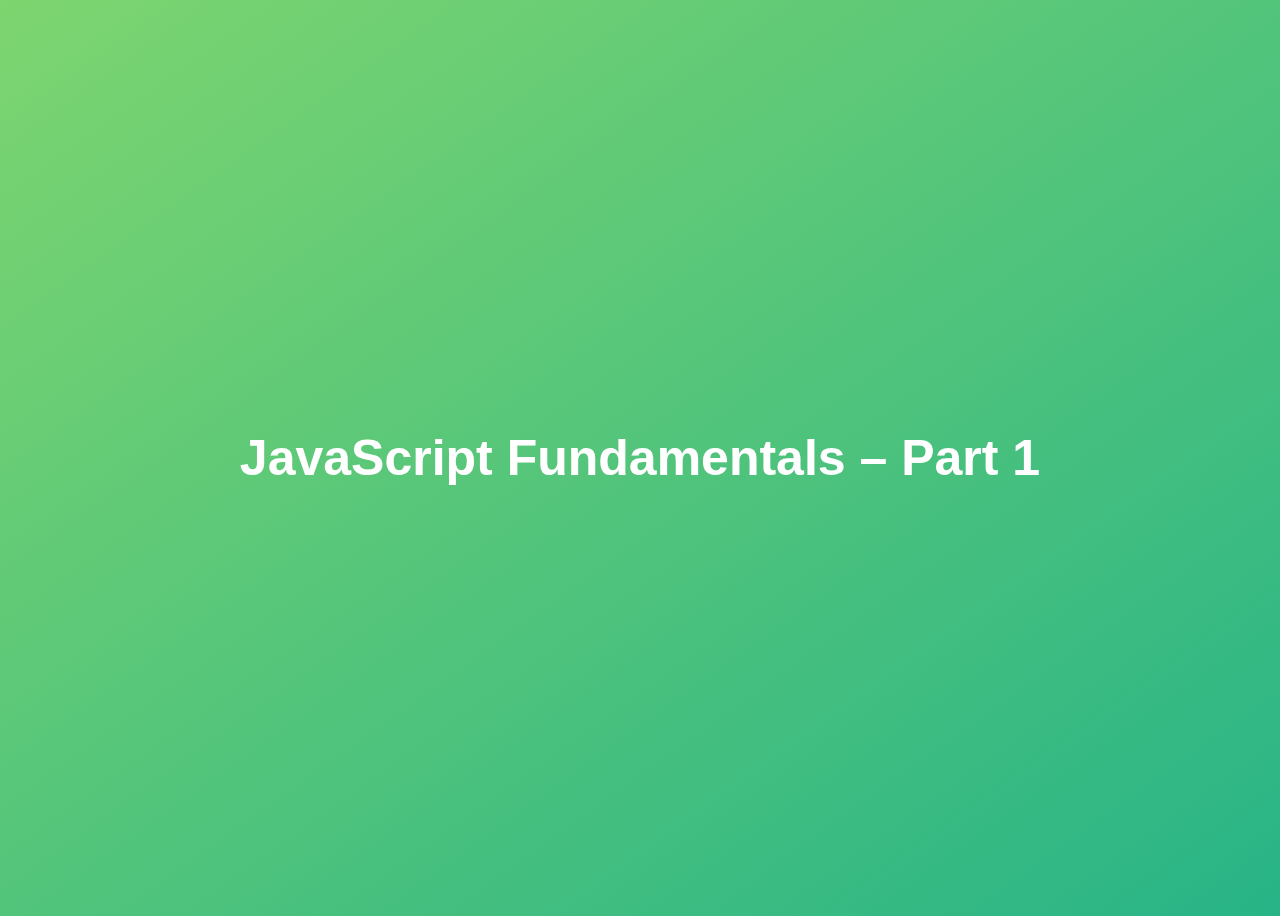
<file: 02-Javascript-Fundamental02/index.html>
<!DOCTYPE html>
<html lang="en">
  <head>
    <meta charset="UTF-8" />
    <meta name="viewport" content="width=device-width, initial-scale=1.0" />
    <meta http-equiv="X-UA-Compatible" content="ie=edge" />
    <title>JavaScript Fundamentals 2 </title>
    <style>
      body {
        height: 100vh;
        display: flex;
        align-items: center;
        background: linear-gradient(to top left, #28b487, #7dd56f);
      }
      h1 {
        font-family: sans-serif;
        font-size: 50px;
        line-height: 1.3;
        width: 100%;
        padding: 30px;
        text-align: center;
        color: white;
      }
    </style>
  </head>
  <body>
    <h1>JavaScript Fundamentals – Part 1</h1>
    <script src="script.js"></script>
  </body>
</html>
</file>
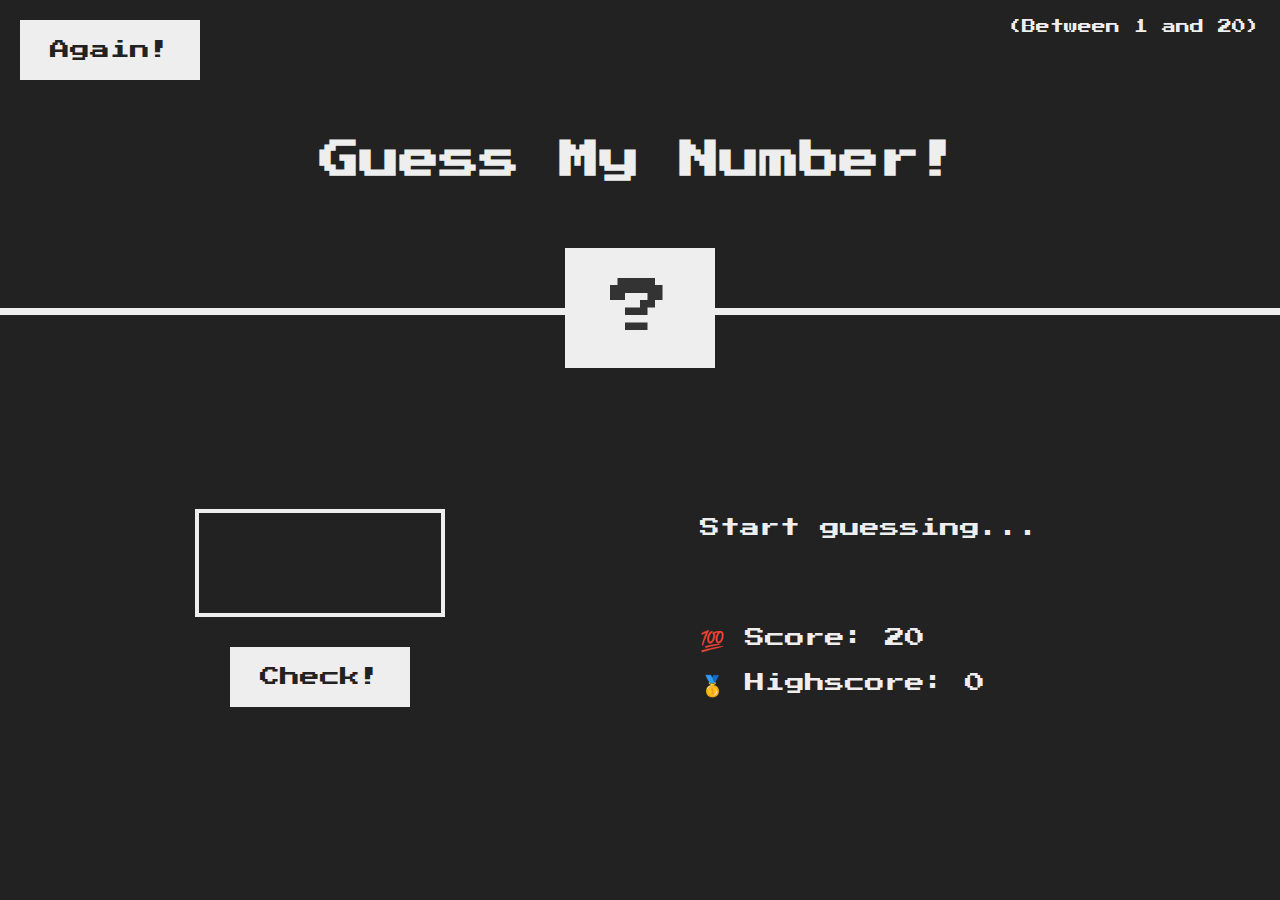
<file: 05-Guess-My-Number/index.html>
<!DOCTYPE html>
<html lang="en">
  <head>
    <meta charset="UTF-8" />
    <meta name="viewport" content="width=device-width, initial-scale=1.0" />
    <meta http-equiv="X-UA-Compatible" content="ie=edge" />
    <link rel="stylesheet" href="style.css" />
    <title>Guess My Number!</title>
  </head>
  <body>
    <header>
      <h1>Guess My Number!</h1>
      <p class="between">(Between 1 and 20)</p>
      <button class="btn again">Again!</button>
      <div class="number">?</div>
    </header>
    <main>
      <section class="left">
        <input type="number" class="guess" />
        <button class="btn check">Check!</button>
      </section>
      <section class="right">
        <p class="message">Start guessing...</p>
        <p class="label-score">💯 Score: <span class="score">20</span></p>
        <p class="label-highscore">
          🥇 Highscore: <span class="highscore">0</span>
        </p>
      </section>
    </main>
    <script src="script.js"></script>
  </body>
</html>
</file>
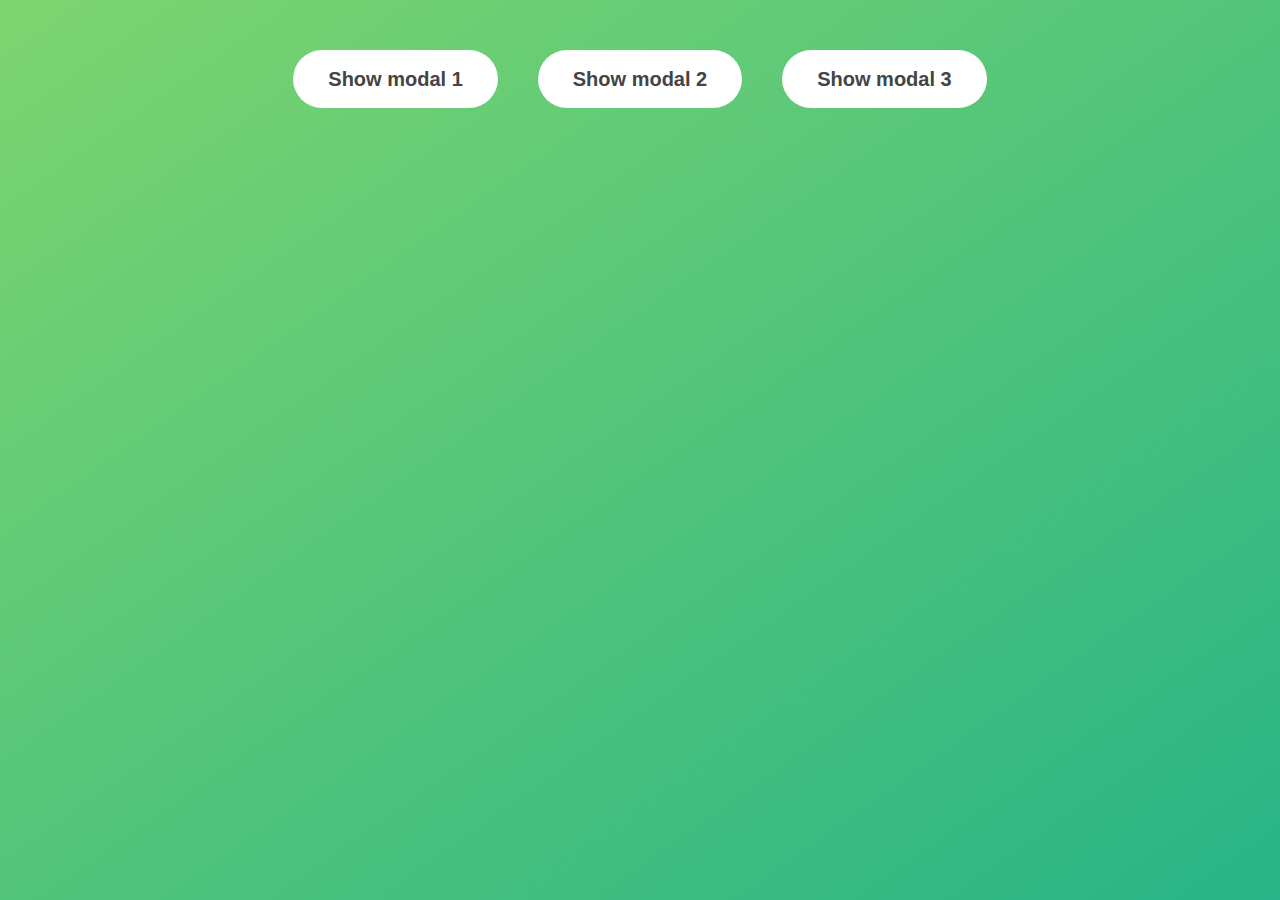
<file: 06-Modal/index.html>
<!DOCTYPE html>
<html lang="en">
  <head>
    <meta charset="UTF-8" />
    <meta name="viewport" content="width=device-width, initial-scale=1.0" />
    <meta http-equiv="X-UA-Compatible" content="ie=edge" />
    <link rel="stylesheet" href="style.css" />
    <title>Modal window</title>
  </head>
  <body>
    <button class="show-modal">Show modal 1</button>
    <button class="show-modal">Show modal 2</button>
    <button class="show-modal">Show modal 3</button>

    <div class="modal hidden">
      <button class="close-modal">&times;</button>
      <h1>I'm a modal window 😍</h1>
      <p>
        Lorem ipsum dolor sit amet, consectetur adipisicing elit, sed do eiusmod
        tempor incididunt ut labore et dolore magna aliqua. Ut enim ad minim
        veniam, quis nostrud exercitation ullamco laboris nisi ut aliquip ex ea
        commodo consequat. Duis aute irure dolor in reprehenderit in voluptate
        velit esse cillum dolore eu fugiat nulla pariatur. Excepteur sint
        occaecat cupidatat non proident, sunt in culpa qui officia deserunt
        mollit anim id est laborum.
      </p>
    </div>
    <div class="overlay hidden"></div>

    <script src="script.js"></script>
  </body>
</html>
</file>
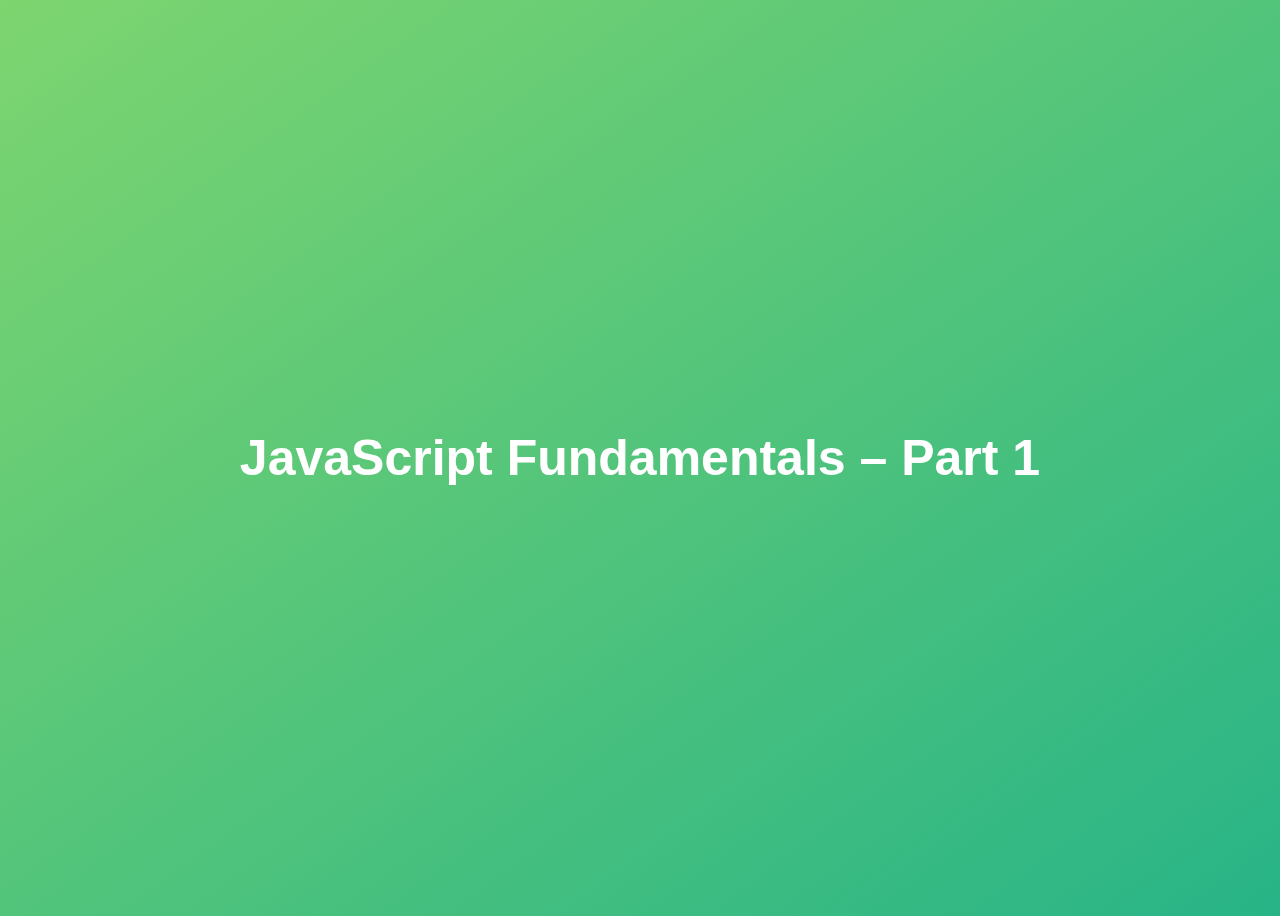
<file: values&variable/index.html>
<!DOCTYPE html>
<html lang="en">
  <head>
    <meta charset="UTF-8" />
    <meta name="viewport" content="width=device-width, initial-scale=1.0" />
    <meta http-equiv="X-UA-Compatible" content="ie=edge" />
    <title>JavaScript Fundamentals – Part 1</title>
    <style>
      body {
        height: 100vh;
        display: flex;
        align-items: center;
        background: linear-gradient(to top left, #28b487, #7dd56f);
      }
      h1 {
        font-family: sans-serif;
        font-size: 50px;
        line-height: 1.3;
        width: 100%;
        padding: 30px;
        text-align: center;
        color: white;
      }
    </style>
  </head>
  <body>
    <h1>JavaScript Fundamentals – Part 1</h1>
    <script src="script.js"></script>
  </body>
</html>
</file>
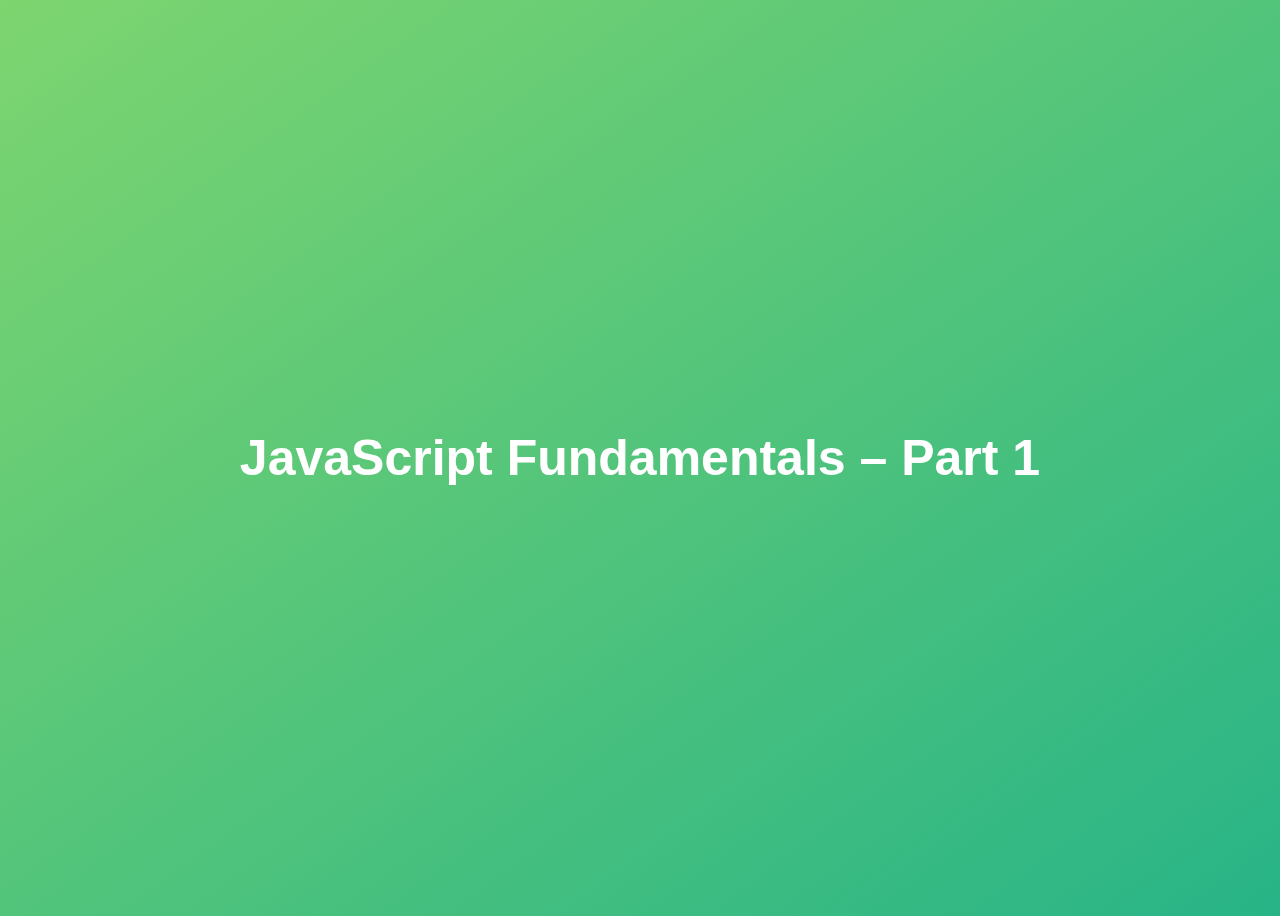
<file: 01-Javascript-Fundamental/part03/index.html>
<!DOCTYPE html>
<html lang="en">
  <head>
    <meta charset="UTF-8" />
    <meta name="viewport" content="width=device-width, initial-scale=1.0" />
    <meta http-equiv="X-UA-Compatible" content="ie=edge" />
    <title>JavaScript Fundamentals – Part 3</title>
    <style>
      body {
        height: 100vh;
        display: flex;
        align-items: center;
        background: linear-gradient(to top left, #28b487, #7dd56f);
      }
      h1 {
        font-family: sans-serif;
        font-size: 50px;
        line-height: 1.3;
        width: 100%;
        padding: 30px;
        text-align: center;
        color: white;
      }
    </style>
  </head>
  <body>
    <h1>JavaScript Fundamentals – Part 1</h1>
    <script src="script.js"></script>
  </body>
</html>
</file>
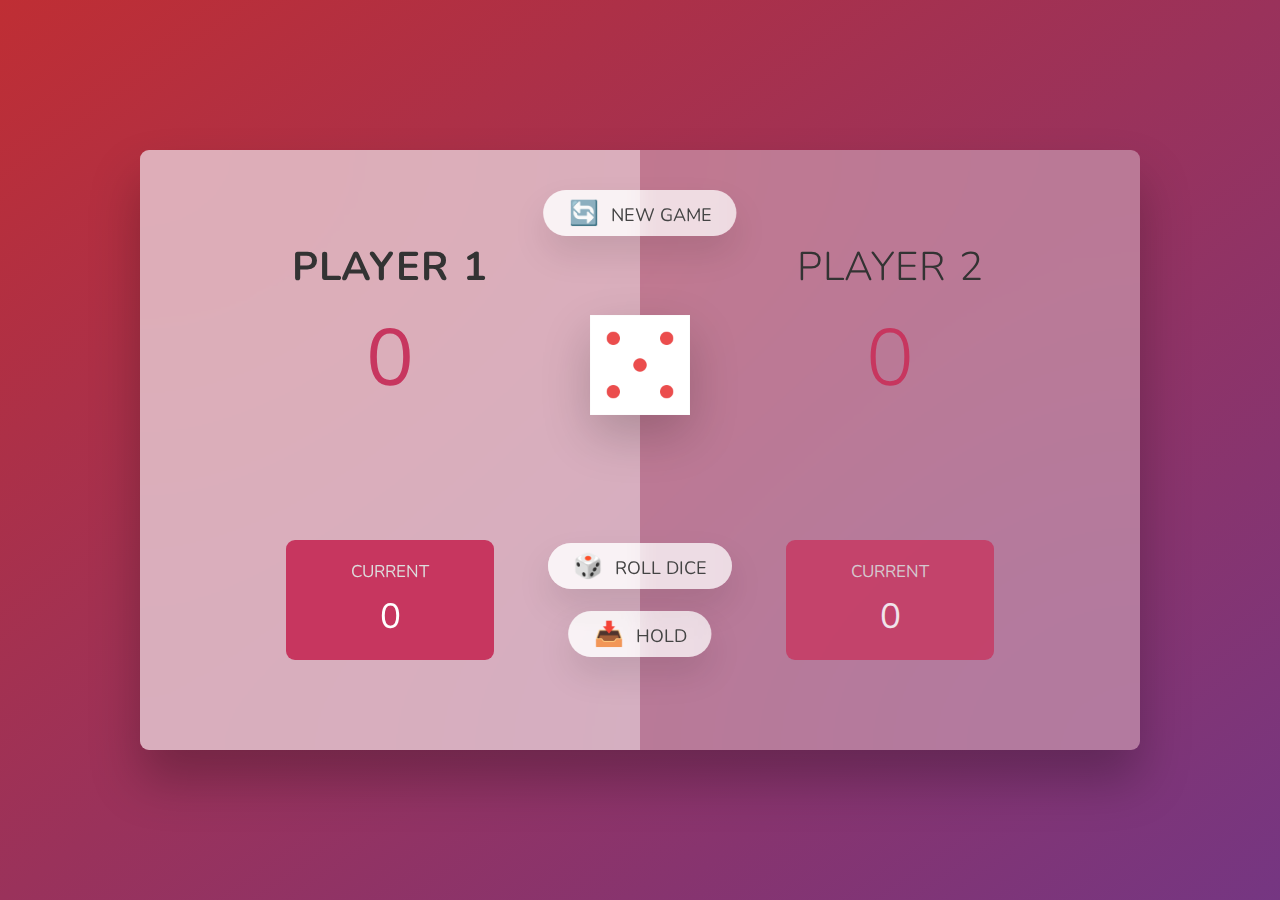
<file: 07-Pig-Game/starter/index.html>
<!DOCTYPE html>
<html lang="en">
  <head>
    <meta charset="UTF-8" />
    <meta name="viewport" content="width=device-width, initial-scale=1.0" />
    <meta http-equiv="X-UA-Compatible" content="ie=edge" />
    <link rel="stylesheet" href="style.css" />
    <title>Pig Game</title>
  </head>
  <body>
    <main>
      <section class="player player--0 player--active">
        <h2 class="name" id="name--0">Player 1</h2>
        <p class="score" id="score--0">43</p>
        <div class="current">
          <p class="current-label">Current</p>
          <p class="current-score" id="current--0">0</p>
        </div>
      </section>
      <section class="player player--1">
        <h2 class="name" id="name--1">Player 2</h2>
        <p class="score" id="score--1">24</p>
        <div class="current">
          <p class="current-label">Current</p>
          <p class="current-score" id="current--1">0</p>
        </div>
      </section>

      <img src="dice-5.png" alt="Playing dice" class="dice" />
      <button class="btn btn--new">🔄 New game</button>
      <button class="btn btn--roll">🎲 Roll dice</button>
      <button class="btn btn--hold">📥 Hold</button>
    </main>
    <script src="script.js"></script>
  </body>
</html>
</file>
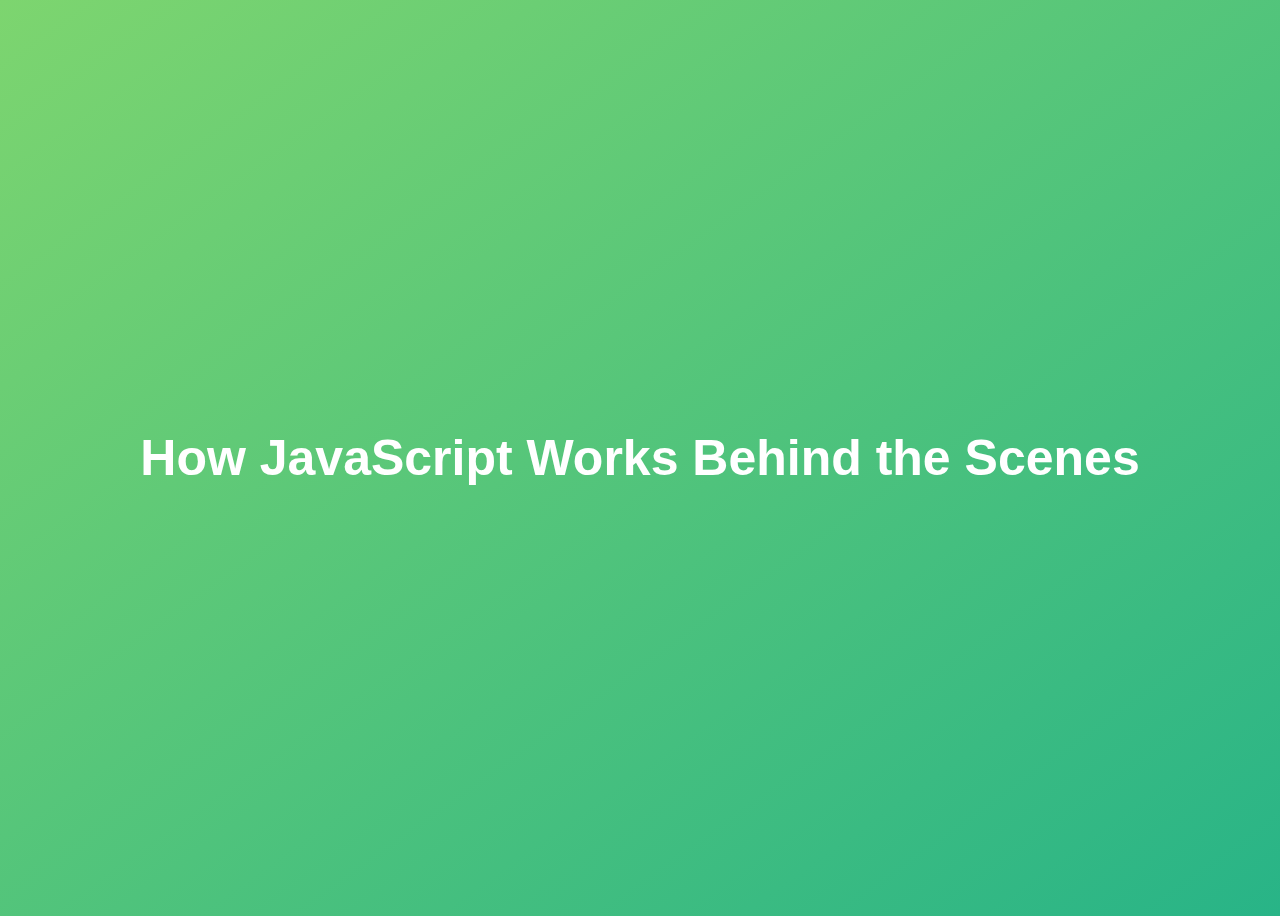
<file: 08-Behind-the-Scenes/starter/index.html>
<!DOCTYPE html>
<html lang="en">
  <head>
    <meta charset="UTF-8" />
    <meta name="viewport" content="width=device-width, initial-scale=1.0" />
    <meta http-equiv="X-UA-Compatible" content="ie=edge" />
    <title>How JavaScript Works Behind the Scenes</title>
    <style>
      body {
        height: 100vh;
        display: flex;
        align-items: center;
        background: linear-gradient(to top left, #28b487, #7dd56f);
      }
      h1 {
        font-family: sans-serif;
        font-size: 50px;
        line-height: 1.3;
        width: 100%;
        padding: 30px;
        text-align: center;
        color: white;
      }
    </style>
  </head>
  <body>
    <h1>How JavaScript Works Behind the Scenes</h1>
    <script src="script.js"></script>
  </body>
</html>
</file>
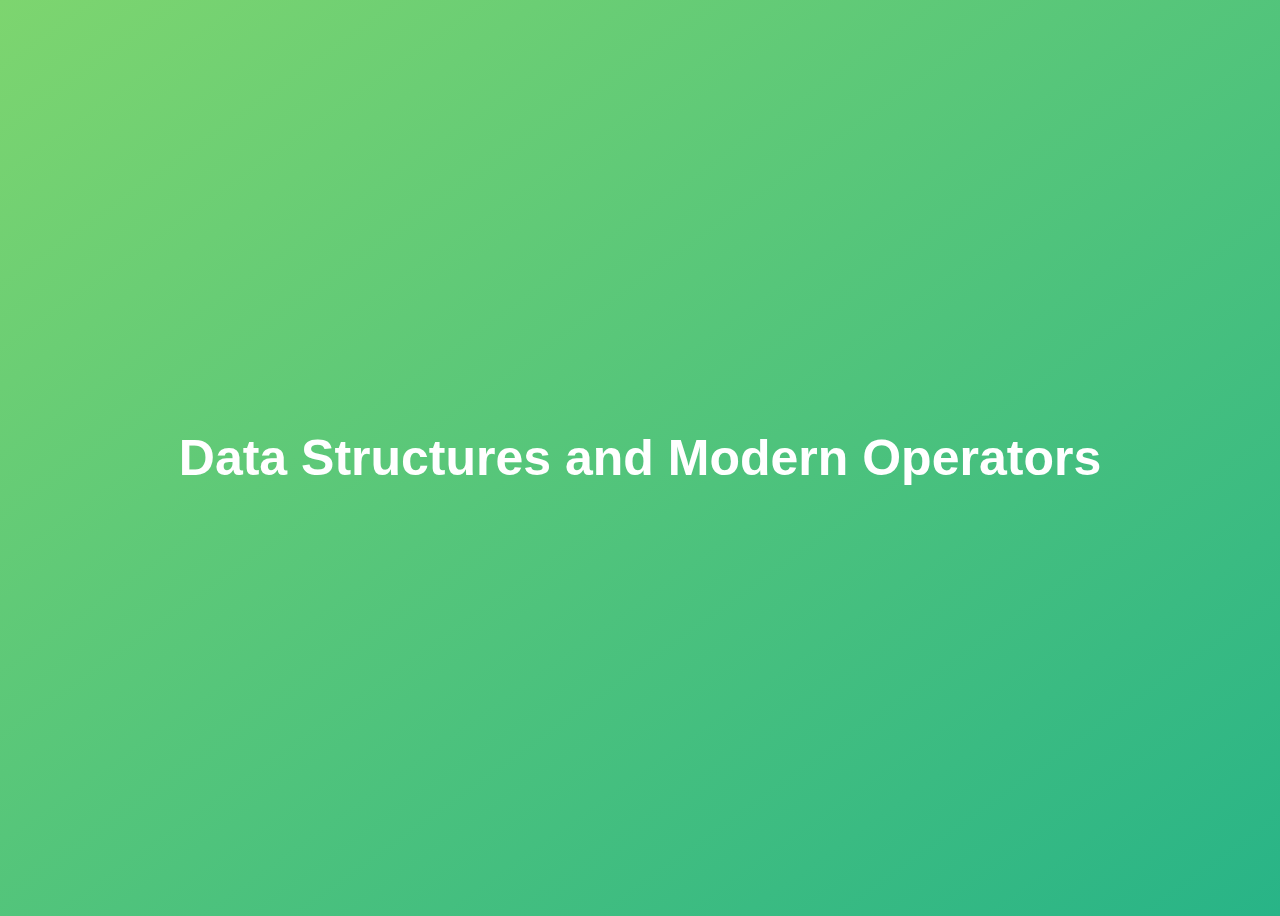
<file: 09-Data-Structures-Operators/starter/index.html>
<!DOCTYPE html>
<html lang="en">
  <head>
    <meta charset="UTF-8" />
    <meta name="viewport" content="width=device-width, initial-scale=1.0" />
    <meta http-equiv="X-UA-Compatible" content="ie=edge" />
    <title>Data Structures and Modern Operators</title>
    <style>
      body {
        height: 100vh;
        display: flex;
        align-items: center;
        background: linear-gradient(to top left, #28b487, #7dd56f);
      }
      h1 {
        font-family: sans-serif;
        font-size: 50px;
        line-height: 1.3;
        width: 100%;
        padding: 30px;
        text-align: center;
        color: white;
      }
      button {
        width: 50px;
        height: 20px;
        margin: 10px;
      }
      textarea {
        width: 300px;
        height: 100px;
      }
    </style>
  </head>
  <body>
    <h1>Data Structures and Modern Operators</h1>
    <script src="script.js"></script>
  </body>
</html>
</file>
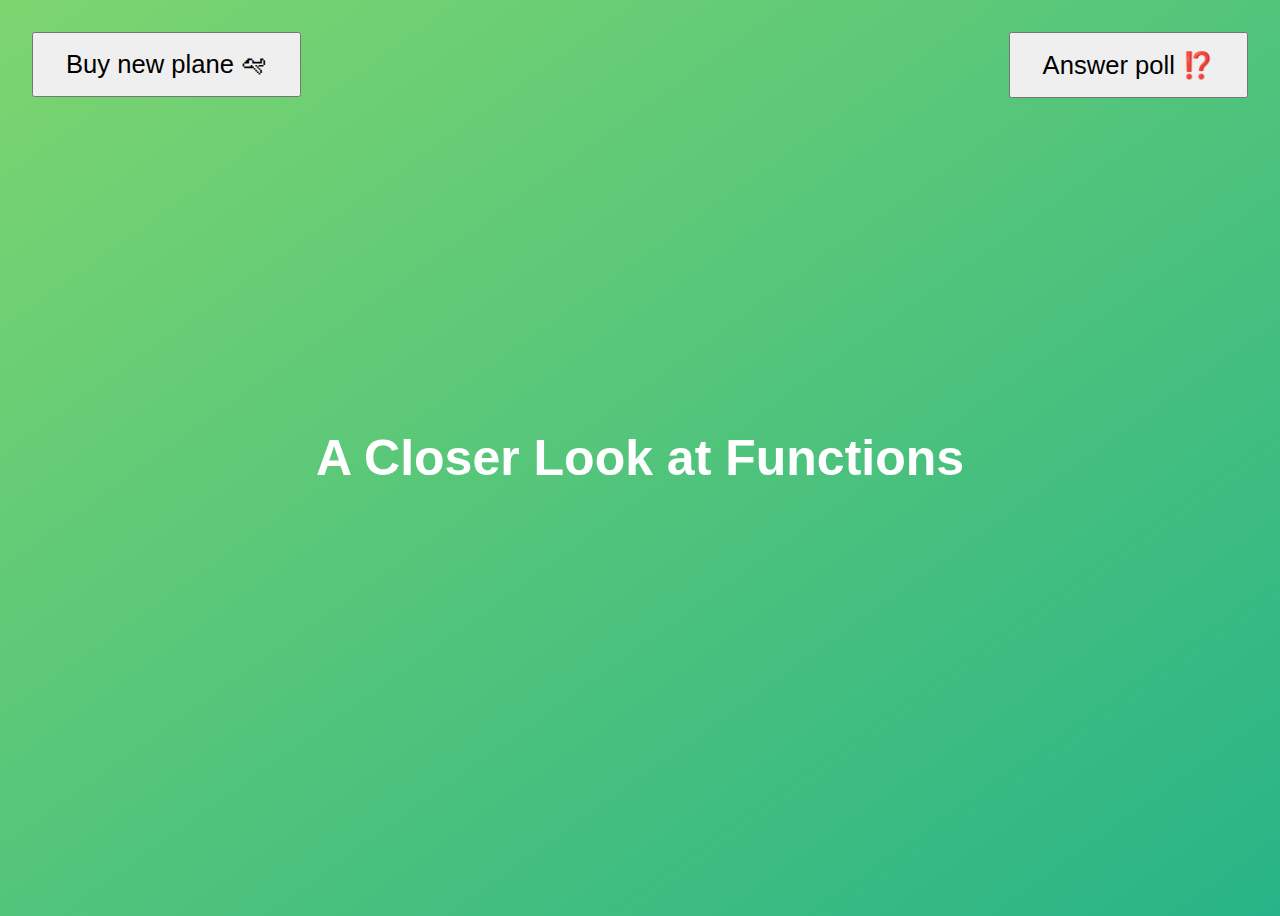
<file: 10-Functions/starter/index.html>
<!DOCTYPE html>
<html lang="en">
  <head>
    <meta charset="UTF-8" />
    <meta name="viewport" content="width=device-width, initial-scale=1.0" />
    <meta http-equiv="X-UA-Compatible" content="ie=edge" />
    <title>A Closer Look at Functions</title>
    <style>
      body {
        height: 100vh;
        display: flex;
        align-items: center;
        background: linear-gradient(to top left, #28b487, #7dd56f);
      }
      h1 {
        font-family: sans-serif;
        font-size: 50px;
        line-height: 1.3;
        width: 100%;
        padding: 30px;
        text-align: center;
        color: white;
      }
      .buy,
      .poll {
        font-size: 1.6rem;
        padding: 1rem 2rem;
        position: absolute;
        top: 2rem;
      }
      .buy {
        left: 2rem;
      }
      .poll {
        right: 2rem;
      }
    </style>
  </head>
  <body>
    <h1>A Closer Look at Functions</h1>
    <button class="buy">Buy new plane 🛩</button>
    <button class="poll">Answer poll ⁉️</button>
    <script src="script.js"></script>
  </body>
</html>
</file>
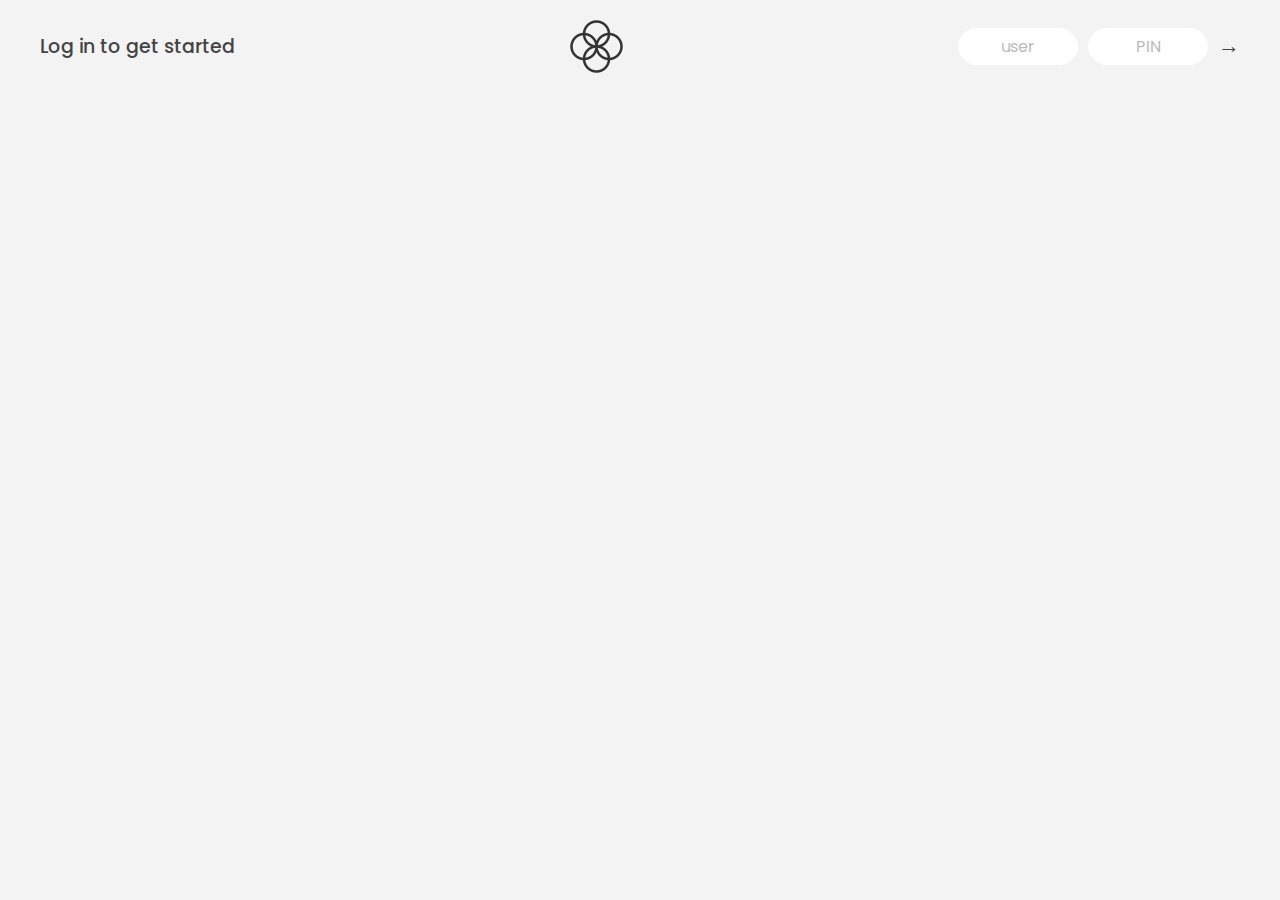
<file: 11-Arrays-Bankist/starter/index.html>
<!DOCTYPE html>
<html lang="en">
  <head>
    <meta charset="UTF-8" />
    <meta name="viewport" content="width=device-width, initial-scale=1.0" />
    <meta http-equiv="X-UA-Compatible" content="ie=edge" />
    <link rel="shortcut icon" type="image/png" href="/icon.png" />

    <link
      href="https://fonts.googleapis.com/css?family=Poppins:400,500,600&display=swap"
      rel="stylesheet"
    />

    <link rel="stylesheet" href="style.css" />
    <title>Bankist</title>
  </head>
  <body>
    <!-- TOP NAVIGATION -->
    <nav>
      <p class="welcome">Log in to get started</p>
      <img src="logo.png" alt="Logo" class="logo" />
      <form class="login">
        <input
          type="text"
          placeholder="user"
          class="login__input login__input--user"
        />
        <!-- In practice, use type="password" -->
        <input
          type="text"
          placeholder="PIN"
          maxlength="4"
          class="login__input login__input--pin"
        />
        <button class="login__btn">&rarr;</button>
      </form>
    </nav>

    <main class="app">
      <!-- BALANCE -->
      <div class="balance">
        <div>
          <p class="balance__label">Current balance</p>
          <p class="balance__date">
            As of <span class="date">05/03/2037</span>
          </p>
        </div>
        <p class="balance__value">0000€</p>
      </div>

      <!-- MOVEMENTS -->
      <div class="movements">
        <div class="movements__row">
          <div class="movements__type movements__type--deposit">2 deposit</div>
          <div class="movements__date">3 days ago</div>
          <div class="movements__value">4 000€</div>
        </div>
        <div class="movements__row">
          <div class="movements__type movements__type--withdrawal">
            1 withdrawal
          </div>
          <div class="movements__date">24/01/2037</div>
          <div class="movements__value">-378€</div>
        </div>
      </div>

      <!-- SUMMARY -->
      <div class="summary">
        <p class="summary__label">In</p>
        <p class="summary__value summary__value--in">0000€</p>
        <p class="summary__label">Out</p>
        <p class="summary__value summary__value--out">0000€</p>
        <p class="summary__label">Interest</p>
        <p class="summary__value summary__value--interest">0000€</p>
        <button class="btn--sort">&downarrow; SORT</button>
      </div>

      <!-- OPERATION: TRANSFERS -->
      <div class="operation operation--transfer">
        <h2>Transfer money</h2>
        <form class="form form--transfer">
          <input type="text" class="form__input form__input--to" />
          <input type="number" class="form__input form__input--amount" />
          <button class="form__btn form__btn--transfer">&rarr;</button>
          <label class="form__label">Transfer to</label>
          <label class="form__label">Amount</label>
        </form>
      </div>

      <!-- OPERATION: LOAN -->
      <div class="operation operation--loan">
        <h2>Request loan</h2>
        <form class="form form--loan">
          <input type="number" class="form__input form__input--loan-amount" />
          <button class="form__btn form__btn--loan">&rarr;</button>
          <label class="form__label form__label--loan">Amount</label>
        </form>
      </div>

      <!-- OPERATION: CLOSE -->
      <div class="operation operation--close">
        <h2>Close account</h2>
        <form class="form form--close">
          <input type="text" class="form__input form__input--user" />
          <input
            type="password"
            maxlength="6"
            class="form__input form__input--pin"
          />
          <button class="form__btn form__btn--close">&rarr;</button>
          <label class="form__label">Confirm user</label>
          <label class="form__label">Confirm PIN</label>
        </form>
      </div>

      <!-- LOGOUT TIMER -->
      <p class="logout-timer">
        You will be logged out in <span class="timer">05:00</span>
      </p>
    </main>

    <!-- <footer>
      &copy; by Jonas Schmedtmann. Don't claim as your own :)
    </footer> -->

    <script src="script.js"></script>
  </body>
</html>
</file>
<file: 05-Guess-My-Number/style.css>
@import url('https://fonts.googleapis.com/css?family=Press+Start+2P&display=swap');

* {
  margin: 0;
  padding: 0;
  box-sizing: inherit;
}

html {
  font-size: 62.5%;
  box-sizing: border-box;
}

body {
  font-family: 'Press Start 2P', sans-serif;
  color: #eee;
  background-color: #222;
  /* background-color: #60b347; */
}

/* LAYOUT */
header {
  position: relative;
  height: 35vh;
  border-bottom: 7px solid #eee;
}

main {
  height: 65vh;
  color: #eee;
  display: flex;
  align-items: center;
  justify-content: space-around;
}

.left {
  width: 52rem;
  display: flex;
  flex-direction: column;
  align-items: center;
}

.right {
  width: 52rem;
  font-size: 2rem;
}

/* ELEMENTS STYLE */
h1 {
  font-size: 4rem;
  text-align: center;
  position: absolute;
  width: 100%;
  top: 52%;
  left: 50%;
  transform: translate(-50%, -50%);
}

.number {
  background: #eee;
  color: #333;
  font-size: 6rem;
  width: 15rem;
  padding: 3rem 0rem;
  text-align: center;
  position: absolute;
  bottom: 0;
  left: 50%;
  transform: translate(-50%, 50%);
}

.between {
  font-size: 1.4rem;
  position: absolute;
  top: 2rem;
  right: 2rem;
}

.again {
  position: absolute;
  top: 2rem;
  left: 2rem;
}

.guess {
  background: none;
  border: 4px solid #eee;
  font-family: inherit;
  color: inherit;
  font-size: 5rem;
  padding: 2.5rem;
  width: 25rem;
  text-align: center;
  display: block;
  margin-bottom: 3rem;
}

.btn {
  border: none;
  background-color: #eee;
  color: #222;
  font-size: 2rem;
  font-family: inherit;
  padding: 2rem 3rem;
  cursor: pointer;
}

.btn:hover {
  background-color: #ccc;
}

.message {
  margin-bottom: 8rem;
  height: 3rem;
}

.label-score {
  margin-bottom: 2rem;
}
</file>
<file: 06-Modal/style.css>
* {
  margin: 0;
  padding: 0;
  box-sizing: inherit;
}

html {
  font-size: 62.5%;
  box-sizing: border-box;
}

body {
  font-family: sans-serif;
  color: #333;
  line-height: 1.5;
  height: 100vh;
  position: relative;
  display: flex;
  align-items: flex-start;
  justify-content: center;
  background: linear-gradient(to top left, #28b487, #7dd56f);
}

.show-modal {
  font-size: 2rem;
  font-weight: 600;
  padding: 1.75rem 3.5rem;
  margin: 5rem 2rem;
  border: none;
  background-color: #fff;
  color: #444;
  border-radius: 10rem;
  cursor: pointer;
}

.close-modal {
  position: absolute;
  top: 1.2rem;
  right: 2rem;
  font-size: 5rem;
  color: #333;
  cursor: pointer;
  border: none;
  background: none;
}

h1 {
  font-size: 2.5rem;
  margin-bottom: 2rem;
}

p {
  font-size: 1.8rem;
}

/* -------------------------- */
/* CLASSES TO MAKE MODAL WORK */
.hidden {
  display: none;
}

.modal {
  position: absolute;
  top: 50%;
  left: 50%;
  transform: translate(-50%, -50%);
  width: 70%;

  background-color: white;
  padding: 6rem;
  border-radius: 5px;
  box-shadow: 0 3rem 5rem rgba(0, 0, 0, 0.3);
  z-index: 10;
}

.overlay {
  position: absolute;
  top: 0;
  left: 0;
  width: 100%;
  height: 100%;
  background-color: rgba(0, 0, 0, 0.6);
  backdrop-filter: blur(3px);
  z-index: 5;
}
</file>
<file: 07-Pig-Game/starter/style.css>
@import url('https://fonts.googleapis.com/css2?family=Nunito&display=swap');

* {
  margin: 0;
  padding: 0;
  box-sizing: inherit;
}

html {
  font-size: 62.5%;
  box-sizing: border-box;
}

body {
  font-family: 'Nunito', sans-serif;
  font-weight: 400;
  height: 100vh;
  color: #333;
  background-image: linear-gradient(to top left, #753682 0%, #bf2e34 100%);
  display: flex;
  align-items: center;
  justify-content: center;
}

/* LAYOUT */
main {
  position: relative;
  width: 100rem;
  height: 60rem;
  background-color: rgba(255, 255, 255, 0.35);
  backdrop-filter: blur(200px);
  filter: blur();
  box-shadow: 0 3rem 5rem rgba(0, 0, 0, 0.25);
  border-radius: 9px;
  overflow: hidden;
  display: flex;
}

.player {
  flex: 50%;
  padding: 9rem;
  display: flex;
  flex-direction: column;
  align-items: center;
  transition: all 0.75s;
}

/* ELEMENTS */
.name {
  position: relative;
  font-size: 4rem;
  text-transform: uppercase;
  letter-spacing: 1px;
  word-spacing: 2px;
  font-weight: 300;
  margin-bottom: 1rem;
}

.score {
  font-size: 8rem;
  font-weight: 300;
  color: #c7365f;
  margin-bottom: auto;
}

.player--active {
  background-color: rgba(255, 255, 255, 0.4);
}
.player--active .name {
  font-weight: 700;
}
.player--active .score {
  font-weight: 400;
}

.player--active .current {
  opacity: 1;
}

.current {
  background-color: #c7365f;
  opacity: 0.8;
  border-radius: 9px;
  color: #fff;
  width: 65%;
  padding: 2rem;
  text-align: center;
  transition: all 0.75s;
}

.current-label {
  text-transform: uppercase;
  margin-bottom: 1rem;
  font-size: 1.7rem;
  color: #ddd;
}

.current-score {
  font-size: 3.5rem;
}

/* ABSOLUTE POSITIONED ELEMENTS */
.btn {
  position: absolute;
  left: 50%;
  transform: translateX(-50%);
  color: #444;
  background: none;
  border: none;
  font-family: inherit;
  font-size: 1.8rem;
  text-transform: uppercase;
  cursor: pointer;
  font-weight: 400;
  transition: all 0.2s;

  background-color: white;
  background-color: rgba(255, 255, 255, 0.6);
  backdrop-filter: blur(10px);

  padding: 0.7rem 2.5rem;
  border-radius: 50rem;
  box-shadow: 0 1.75rem 3.5rem rgba(0, 0, 0, 0.1);
}

.btn::first-letter {
  font-size: 2.4rem;
  display: inline-block;
  margin-right: 0.7rem;
}

.btn--new {
  top: 4rem;
}
.btn--roll {
  top: 39.3rem;
}
.btn--hold {
  top: 46.1rem;
}

.btn:active {
  transform: translate(-50%, 3px);
  box-shadow: 0 1rem 2rem rgba(0, 0, 0, 0.15);
}

.btn:focus {
  outline: none;
}

.dice {
  position: absolute;
  left: 50%;
  top: 16.5rem;
  transform: translateX(-50%);
  height: 10rem;
  box-shadow: 0 2rem 5rem rgba(0, 0, 0, 0.2);
}

.player--winner {
  background-color: #2f2f2f;
}

.player--winner .name {
  font-weight: 700;
  color: #c7365f;
}
</file>
<file: 11-Arrays-Bankist/starter/style.css>
/*
 * Use this CSS to learn some intersting techniques,
 * in case you're wondering how I built the UI.
 * Have fun! 😁
 */

* {
  margin: 0;
  padding: 0;
  box-sizing: inherit;
}

html {
  font-size: 62.5%;
  box-sizing: border-box;
}

body {
  font-family: "Poppins", sans-serif;
  color: #444;
  background-color: #f3f3f3;
  height: 100vh;
  padding: 2rem;
}

nav {
  display: flex;
  justify-content: space-between;
  align-items: center;
  padding: 0 2rem;
}

.welcome {
  font-size: 1.9rem;
  font-weight: 500;
}

.logo {
  height: 5.25rem;
}

.login {
  display: flex;
}

.login__input {
  border: none;
  padding: 0.5rem 2rem;
  font-size: 1.6rem;
  font-family: inherit;
  text-align: center;
  width: 12rem;
  border-radius: 10rem;
  margin-right: 1rem;
  color: inherit;
  border: 1px solid #fff;
  transition: all 0.3s;
}

.login__input:focus {
  outline: none;
  border: 1px solid #ccc;
}

.login__input::placeholder {
  color: #bbb;
}

.login__btn {
  border: none;
  background: none;
  font-size: 2.2rem;
  color: inherit;
  cursor: pointer;
  transition: all 0.3s;
}

.login__btn:hover,
.login__btn:focus,
.btn--sort:hover,
.btn--sort:focus {
  outline: none;
  color: #777;
}

/* MAIN */
.app {
  position: relative;
  max-width: 100rem;
  margin: 4rem auto;
  display: grid;
  grid-template-columns: 4fr 3fr;
  grid-template-rows: auto repeat(3, 15rem) auto;
  gap: 2rem;

  /* NOTE This creates the fade in/out anumation */
  opacity: 0;
  transition: all 1s;
}

.balance {
  grid-column: 1 / span 2;
  display: flex;
  align-items: flex-end;
  justify-content: space-between;
  margin-bottom: 2rem;
}

.balance__label {
  font-size: 2.2rem;
  font-weight: 500;
  margin-bottom: -0.2rem;
}

.balance__date {
  font-size: 1.4rem;
  color: #888;
}

.balance__value {
  font-size: 4.5rem;
  font-weight: 400;
}

/* MOVEMENTS */
.movements {
  grid-row: 2 / span 3;
  background-color: #fff;
  border-radius: 1rem;
  overflow: scroll;
}

.movements__row {
  padding: 2.25rem 4rem;
  display: flex;
  align-items: center;
  border-bottom: 1px solid #eee;
}

.movements__type {
  font-size: 1.1rem;
  text-transform: uppercase;
  font-weight: 500;
  color: #fff;
  padding: 0.1rem 1rem;
  border-radius: 10rem;
  margin-right: 2rem;
}

.movements__date {
  font-size: 1.1rem;
  text-transform: uppercase;
  font-weight: 500;
  color: #666;
}

.movements__type--deposit {
  background-image: linear-gradient(to top left, #39b385, #9be15d);
}

.movements__type--withdrawal {
  background-image: linear-gradient(to top left, #e52a5a, #ff585f);
}

.movements__value {
  font-size: 1.7rem;
  margin-left: auto;
}

/* SUMMARY */
.summary {
  grid-row: 5 / 6;
  display: flex;
  align-items: baseline;
  padding: 0 0.3rem;
  margin-top: 1rem;
}

.summary__label {
  font-size: 1.2rem;
  font-weight: 500;
  text-transform: uppercase;
  margin-right: 0.8rem;
}

.summary__value {
  font-size: 2.2rem;
  margin-right: 2.5rem;
}

.summary__value--in,
.summary__value--interest {
  color: #66c873;
}

.summary__value--out {
  color: #f5465d;
}

.btn--sort {
  margin-left: auto;
  border: none;
  background: none;
  font-size: 1.3rem;
  font-weight: 500;
  cursor: pointer;
}

/* OPERATIONS */
.operation {
  border-radius: 1rem;
  padding: 3rem 4rem;
  color: #333;
}

.operation--transfer {
  background-image: linear-gradient(to top left, #ffb003, #ffcb03);
}

.operation--loan {
  background-image: linear-gradient(to top left, #39b385, #9be15d);
}

.operation--close {
  background-image: linear-gradient(to top left, #e52a5a, #ff585f);
}

h2 {
  margin-bottom: 1.5rem;
  font-size: 1.7rem;
  font-weight: 600;
  color: #333;
}

.form {
  display: grid;
  grid-template-columns: 2.5fr 2.5fr 1fr;
  grid-template-rows: auto auto;
  gap: 0.4rem 1rem;
}

/* Exceptions for interst */
.form.form--loan {
  grid-template-columns: 2.5fr 1fr 2.5fr;
}
.form__label--loan {
  grid-row: 2;
}
/* End exceptions */

.form__input {
  width: 100%;
  border: none;
  background-color: rgba(255, 255, 255, 0.4);
  font-family: inherit;
  font-size: 1.5rem;
  text-align: center;
  color: #333;
  padding: 0.3rem 1rem;
  border-radius: 0.7rem;
  transition: all 0.3s;
}

.form__input:focus {
  outline: none;
  background-color: rgba(255, 255, 255, 0.6);
}

.form__label {
  font-size: 1.3rem;
  text-align: center;
}

.form__btn {
  border: none;
  border-radius: 0.7rem;
  font-size: 1.8rem;
  background-color: #fff;
  cursor: pointer;
  transition: all 0.3s;
}

.form__btn:focus {
  outline: none;
  background-color: rgba(255, 255, 255, 0.8);
}

.logout-timer {
  padding: 0 0.3rem;
  margin-top: 1.9rem;
  text-align: right;
  font-size: 1.25rem;
}

.timer {
  font-weight: 600;
}
</file>
